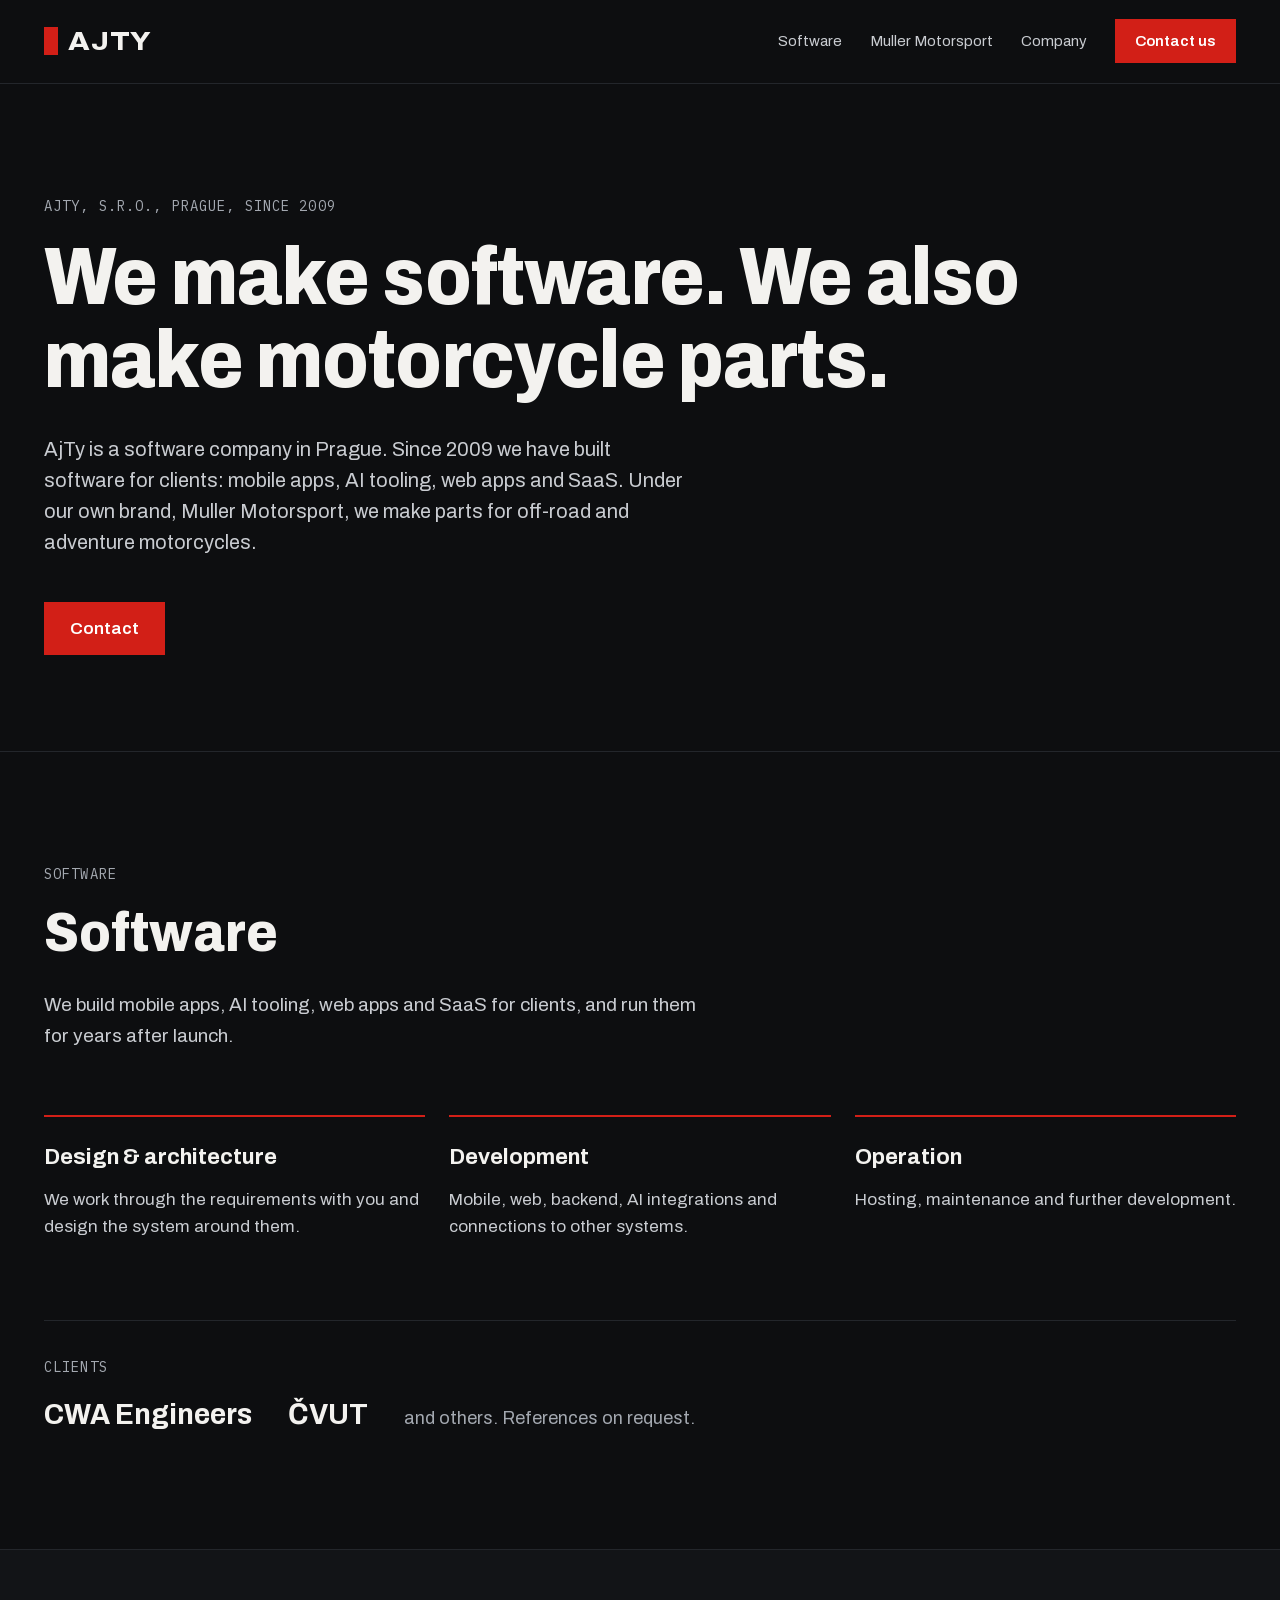
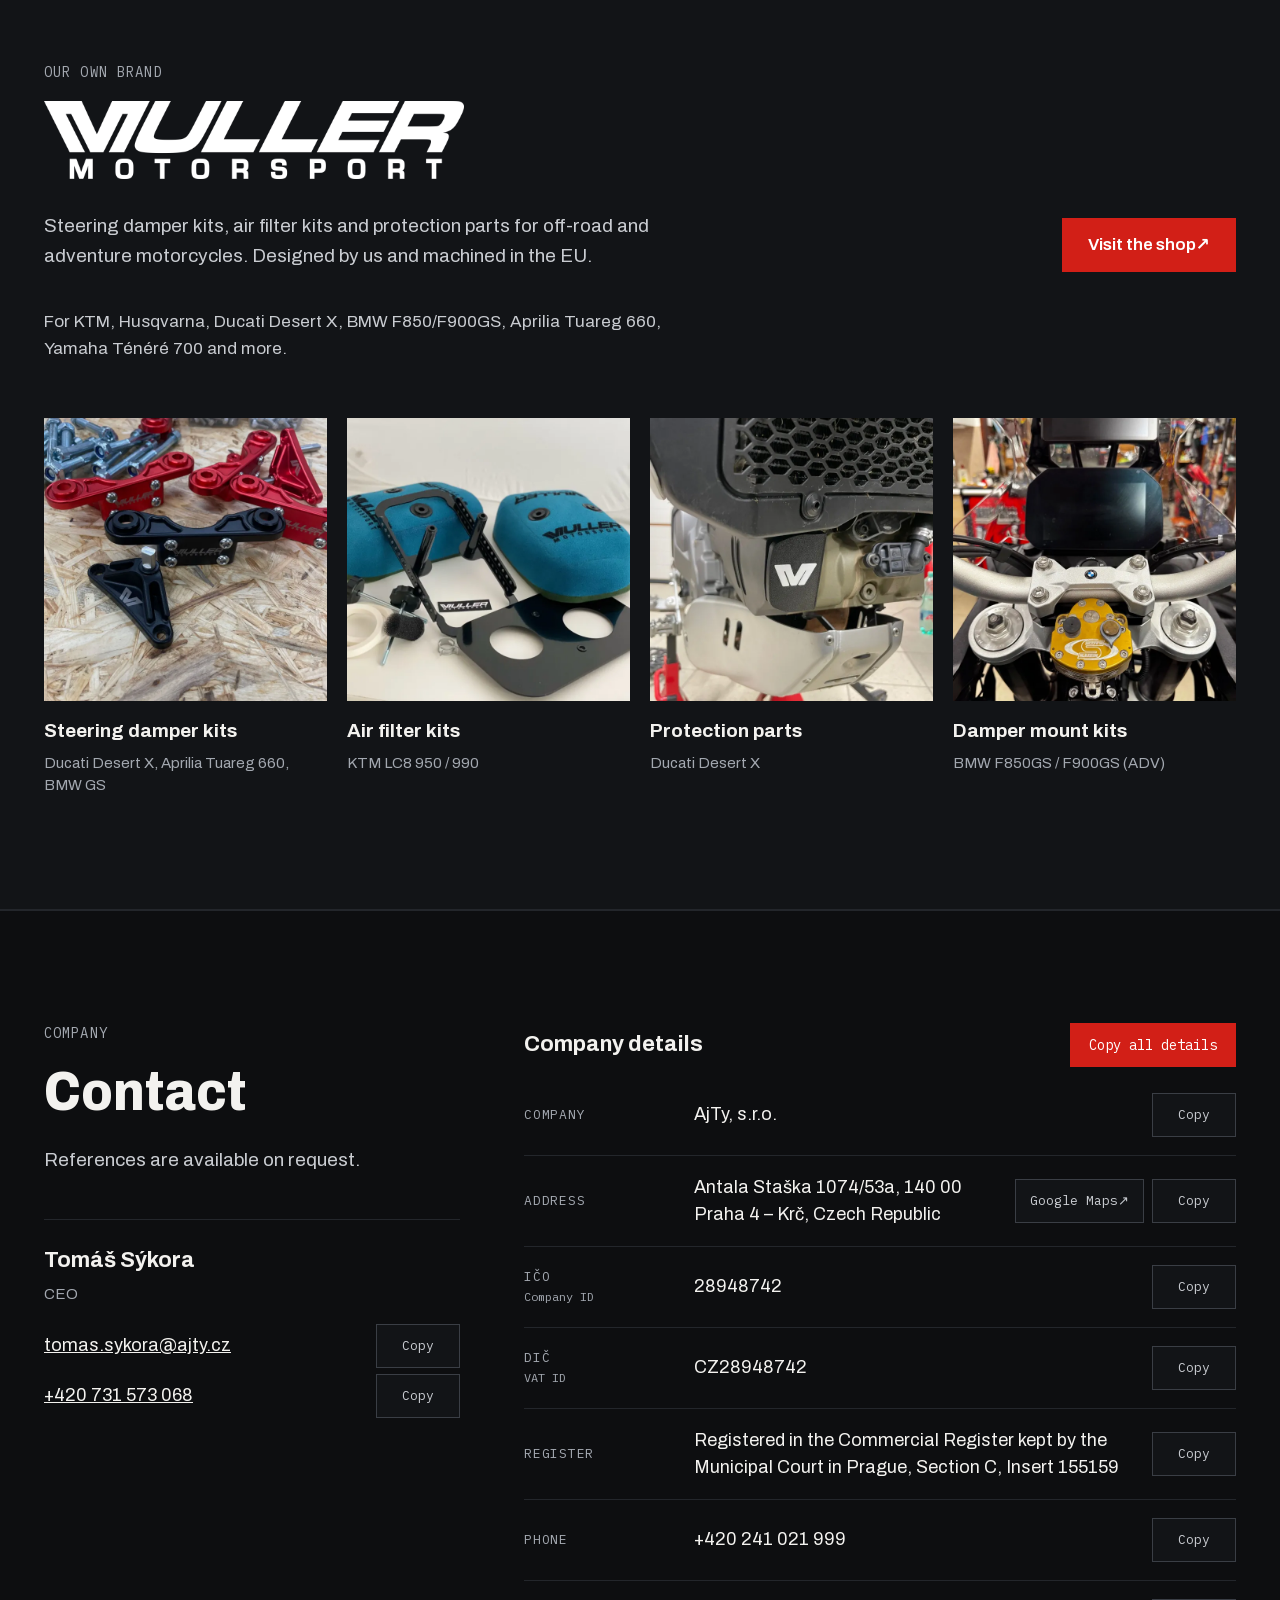
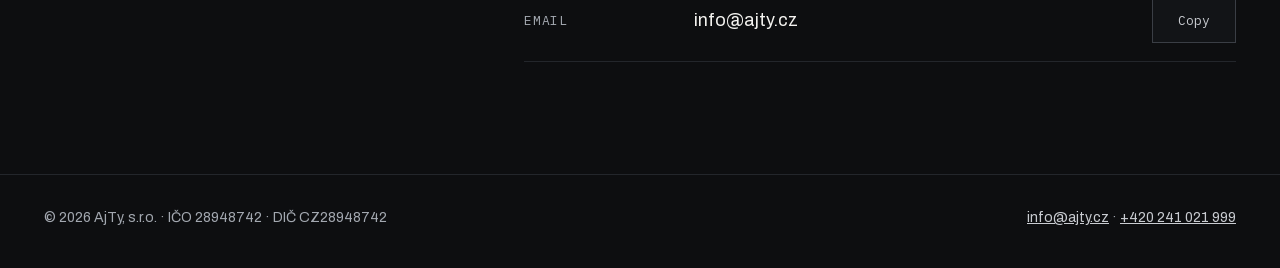
<file: public/index.html>
<!doctype html>
<html lang="en">
<head>
<meta charset="utf-8">
<meta name="viewport" content="width=device-width, initial-scale=1">
<title>AjTy | Software and Muller Motorsport</title>
<meta name="description" content="AjTy, s.r.o. is a Prague software company. We make software for clients, from mobile apps and AI tooling to web apps and SaaS, and Muller Motorsport parts for off-road and adventure motorcycles.">
<link rel="icon" href="favicon.svg" type="image/svg+xml">
<meta name="theme-color" content="#0D0E10">
<meta property="og:type" content="website">
<meta property="og:url" content="https://ajty.cz/">
<meta property="og:title" content="AjTy | Software and Muller Motorsport">
<meta property="og:description" content="Prague software company. We make software for clients, from mobile apps and AI tooling to web apps and SaaS, and Muller Motorsport parts for off-road and adventure motorcycles.">
<meta property="og:image" content="https://ajty.cz/img/og-image.jpg">
<link rel="canonical" href="https://ajty.cz/">
<link rel="preload" href="fonts/archivo-latin.woff2" as="font" type="font/woff2" crossorigin>
<link rel="stylesheet" href="css/style.css">
<script type="module" src="js/main.js"></script>
</head>
<body>
<a class="skip" href="#main">Skip to content</a>

<header class="site-header">
  <div class="wrap header-row">
    <a class="wordmark" href="#top" aria-label="AjTy home"><span class="wordmark-bar" aria-hidden="true"></span>AJTY</a>
    <nav class="nav" aria-label="Main">
      <a href="#software">Software</a>
      <a href="#muller-motorsport">Muller Motorsport</a>
      <a href="#company">Company</a>
      <a class="btn btn-red" href="#company">Contact us</a>
    </nav>
  </div>
</header>

<main id="main">
  <span id="top"></span>
  <section class="wrap hero" aria-labelledby="hero-title">
    <p class="eyebrow">AjTy, s.r.o., Prague, since 2009</p>
    <h1 id="hero-title" class="h1">We make software. We also make motorcycle parts.</h1>
    <p class="lead">AjTy is a software company in Prague. Since 2009 we have built software for clients: mobile apps, AI tooling, web apps and SaaS. Under our own brand, Muller Motorsport, we make parts for off-road and adventure motorcycles.</p>
    <div class="hero-actions">
      <a class="btn btn-red" href="#company">Contact</a>
    </div>
  </section>


  <section id="software" class="section" aria-labelledby="software-title">
    <div class="wrap">
      <p class="eyebrow">Software</p>
      <h2 id="software-title" class="h2">Software</h2>
      <p class="lead">We build mobile apps, AI tooling, web apps and SaaS for clients, and run them for years after launch.</p>
      <div class="capabilities">
        <div class="capability">
          <h3 class="h3">Design &amp; architecture</h3>
          <p>We work through the requirements with you and design the system around them.</p>
        </div>
        <div class="capability">
          <h3 class="h3">Development</h3>
          <p>Mobile, web, backend, AI integrations and connections to other systems.</p>
        </div>
        <div class="capability">
          <h3 class="h3">Operation</h3>
          <p>Hosting, maintenance and further development.</p>
        </div>
      </div>
      <div class="trusted">
        <div>
          <p class="eyebrow">Clients</p>
          <ul class="clients">
            <li class="client">CWA Engineers</li>
            <li class="client">ČVUT</li>
            <li class="clients-more">and others. References on request.</li>
          </ul>
        </div>
      </div>
    </div>
  </section>

  <section id="muller-motorsport" class="section mm" aria-labelledby="mm-title">
    <div class="wrap">
      <div class="mm-head">
        <div class="mm-intro">
          <p class="eyebrow">Our own brand</p>
          <h2 id="mm-title" class="visually-hidden">Muller Motorsport</h2>
          <img class="mm-logo" src="img/muller-motorsport-logo.png" alt="Muller Motorsport" width="1200" height="222">
          <p class="lead">Steering damper kits, air filter kits and protection parts for off-road and adventure motorcycles. Designed by us and machined in the EU.</p>
        </div>
        <a class="btn btn-red" href="https://mullermotorsport.com" target="_blank" rel="noopener">Visit the shop <span aria-hidden="true">↗</span><span class="visually-hidden"> (opens in a new tab)</span></a>
      </div>

      <p class="fits">For KTM, Husqvarna, Ducati Desert X, BMW F850/F900GS, Aprilia Tuareg 660, Yamaha Ténéré 700 and more.</p>

      <ul class="products">
        <li>
          <a class="product" href="https://mullermotorsport.com" target="_blank" rel="noopener">
            <span class="product-img"><img src="img/mm/steering-damper-kit.webp" alt="Black and red Muller Motorsport steering damper brackets on a workbench" width="720" height="720" loading="lazy" decoding="async"></span>
            <span class="product-body"><span class="product-name">Steering damper kits</span><span class="product-fits">Ducati Desert X, Aprilia Tuareg 660, BMW GS</span></span>
          </a>
        </li>
        <li>
          <a class="product" href="https://mullermotorsport.com" target="_blank" rel="noopener">
            <span class="product-img"><img src="img/mm/air-filter-kit.webp" alt="KTM 990 foam air filter racing kit" width="720" height="720" loading="lazy" decoding="async"></span>
            <span class="product-body"><span class="product-name">Air filter kits</span><span class="product-fits">KTM LC8 950 / 990</span></span>
          </a>
        </li>
        <li>
          <a class="product" href="https://mullermotorsport.com" target="_blank" rel="noopener">
            <span class="product-img"><img src="img/mm/cam-belt-mud-protector.webp" alt="Ducati Desert X cam belt mud protector" width="720" height="720" loading="lazy" decoding="async"></span>
            <span class="product-body"><span class="product-name">Protection parts</span><span class="product-fits">Ducati Desert X</span></span>
          </a>
        </li>
        <li>
          <a class="product" href="https://mullermotorsport.com" target="_blank" rel="noopener">
            <span class="product-img"><img src="img/mm/damper-mount-kit.webp" alt="BMW F850GS / F900GS steering damper mount kit" width="720" height="720" loading="lazy" decoding="async"></span>
            <span class="product-body"><span class="product-name">Damper mount kits</span><span class="product-fits">BMW F850GS / F900GS (ADV)</span></span>
          </a>
        </li>
      </ul>
    </div>
  </section>

  <section id="company" class="section" aria-labelledby="company-title">
    <div class="wrap company">
      <div class="company-intro">
        <p class="eyebrow">Company</p>
        <h2 id="company-title" class="h2">Contact</h2>
        <p class="lead">References are available on request.</p>
        <div class="contact-card">
          <span class="contact-name">Tomáš Sýkora</span>
          <span class="contact-role">CEO</span>
          <span class="contact-line"><a href="mailto:tomas.sykora@ajty.cz"><span data-copy="tomas.sykora@ajty.cz">tomas.sykora@ajty.cz</span></a><button class="copy-btn" type="button" hidden aria-label="Copy CEO email">Copy</button></span>
          <span class="contact-line"><a href="tel:+420731573068"><span data-copy="+420 731 573 068">+420 731 573 068</span></a><button class="copy-btn" type="button" hidden aria-label="Copy CEO phone">Copy</button></span>
        </div>
      </div>

      <div class="company-details">
        <div class="details-head">
          <h3 class="h3">Company details</h3>
          <button class="copy-all" type="button" hidden>Copy all details</button>
        </div>
        <p class="copy-status visually-hidden" role="status" aria-live="polite"></p>
        <dl class="details">
          <div class="detail">
            <dt>Company</dt>
            <dd>
              <span data-copy="AjTy, s.r.o.">AjTy, s.r.o.</span>
              <span class="detail-actions"><button class="copy-btn" type="button" hidden aria-label="Copy company name">Copy</button></span></dd>
          </div>
          <div class="detail">
            <dt>Address</dt>
            <dd>
              <span data-copy="Antala Staška 1074/53a, 140 00 Praha 4 – Krč, Czech Republic">Antala Staška 1074/53a, 140 00 Praha 4 – Krč, Czech Republic</span>
              <span class="detail-actions">
              <a class="btn-small" href="https://www.google.com/maps/search/?api=1&amp;query=Antala+Sta%C5%A1ka+1074%2F53a%2C+140+00+Praha+4" target="_blank" rel="noopener">Google Maps <span aria-hidden="true">↗</span><span class="visually-hidden"> (opens in a new tab)</span></a>
              <button class="copy-btn" type="button" hidden aria-label="Copy address">Copy</button>
            </span></dd>
          </div>
          <div class="detail">
            <dt>IČO <span class="dt-hint">Company ID</span></dt>
            <dd>
              <span data-copy="28948742" data-copy-line="IČO: 28948742">28948742</span>
              <span class="detail-actions"><button class="copy-btn" type="button" hidden aria-label="Copy IČO">Copy</button></span></dd>
          </div>
          <div class="detail">
            <dt>DIČ <span class="dt-hint">VAT ID</span></dt>
            <dd>
              <span data-copy="CZ28948742" data-copy-line="DIČ: CZ28948742">CZ28948742</span>
              <span class="detail-actions"><button class="copy-btn" type="button" hidden aria-label="Copy DIČ">Copy</button></span></dd>
          </div>
          <div class="detail">
            <dt>Register</dt>
            <dd>
              <span data-copy="Registered in the Commercial Register kept by the Municipal Court in Prague, Section C, Insert 155159">Registered in the Commercial Register kept by the Municipal Court in Prague, Section C, Insert 155159</span>
              <span class="detail-actions"><button class="copy-btn" type="button" hidden aria-label="Copy register entry">Copy</button></span></dd>
          </div>
          <div class="detail">
            <dt>Phone</dt>
            <dd>
              <span data-copy="+420 241 021 999">+420 241 021 999</span>
              <span class="detail-actions"><button class="copy-btn" type="button" hidden aria-label="Copy phone number">Copy</button></span></dd>
          </div>
          <div class="detail">
            <dt>Email</dt>
            <dd>
              <span data-copy="info@ajty.cz">info@ajty.cz</span>
              <span class="detail-actions"><button class="copy-btn" type="button" hidden aria-label="Copy email">Copy</button></span></dd>
          </div>
        </dl>
      </div>
    </div>
  </section>
</main>

<footer class="site-footer">
  <div class="wrap footer-row">
    <span>© <span id="year"></span> AjTy, s.r.o. · IČO 28948742 · DIČ CZ28948742</span>
    <span><a href="mailto:info@ajty.cz">info@ajty.cz</a> · <a href="tel:+420241021999">+420 241 021 999</a></span>
  </div>
</footer>
</body>
</html>
</file>
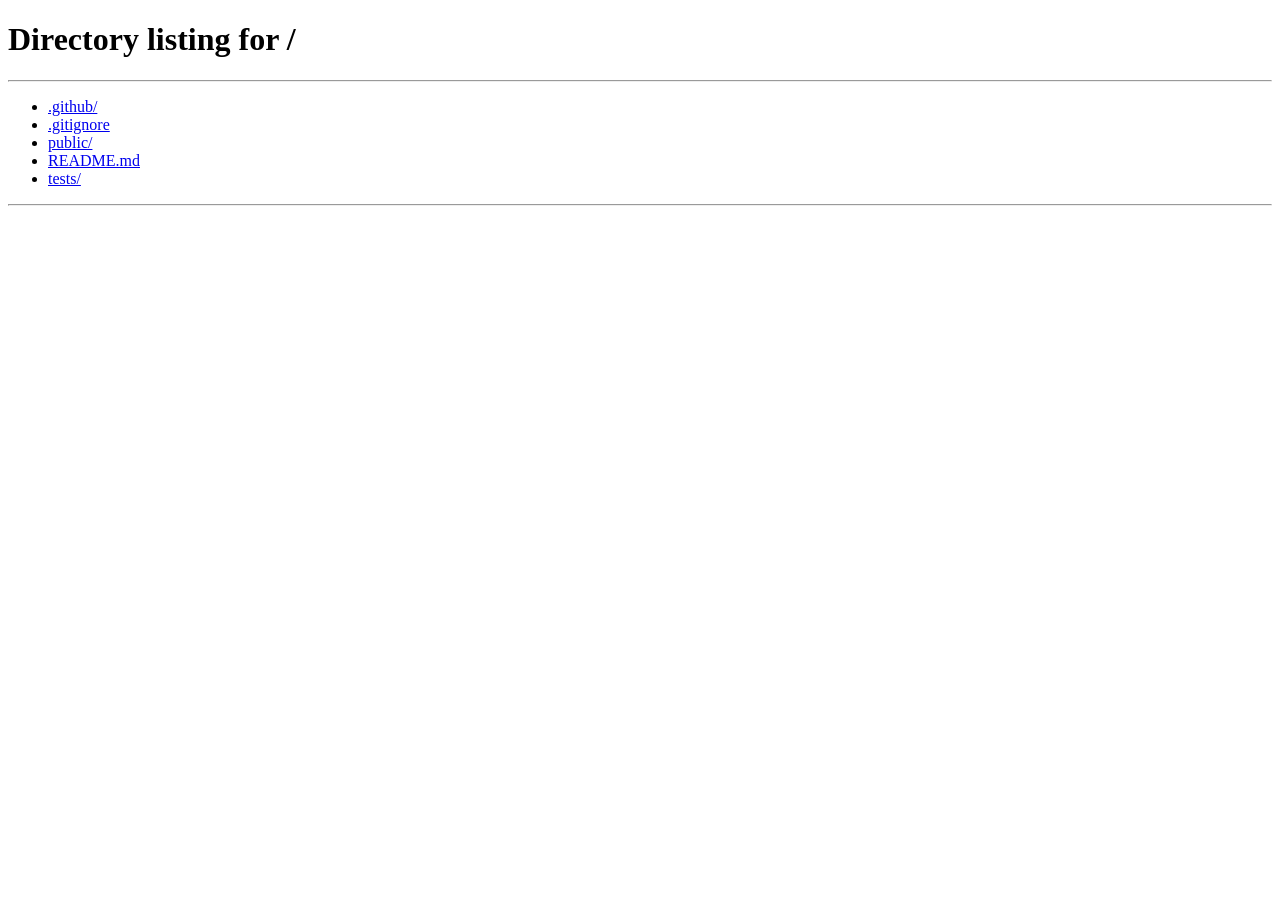
<file: public/index_cz.html>
<!doctype html>
<html lang="en">
<head>
<meta charset="utf-8">
<meta http-equiv="refresh" content="0; url=/">
<link rel="canonical" href="/">
<meta name="robots" content="noindex">
<title>AjTy, s.r.o.</title>
</head>
<body>
<p>This page has moved. <a href="/">Go to ajty.cz</a>.</p>
</body>
</html>
</file>
<file: public/css/style.css>
@font-face{font-family:"Archivo";font-style:normal;font-weight:400 800;font-stretch:62% 125%;font-display:swap;src:url(../fonts/archivo-latin-ext.woff2) format("woff2");unicode-range:U+0100-02BA,U+02BD-02C5,U+02C7-02CC,U+02CE-02D7,U+02DD-02FF,U+0304,U+0308,U+0329,U+1D00-1DBF,U+1E00-1E9F,U+1EF2-1EFF,U+2020,U+20A0-20AB,U+20AD-20C4,U+2113,U+2C60-2C7F,U+A720-A7FF}
@font-face{font-family:"Archivo";font-style:normal;font-weight:400 800;font-stretch:62% 125%;font-display:swap;src:url(../fonts/archivo-latin.woff2) format("woff2");unicode-range:U+0000-00FF,U+0131,U+0152-0153,U+02BB-02BC,U+02C6,U+02DA,U+02DC,U+0304,U+0308,U+0329,U+2000-206F,U+20AC,U+2122,U+2191,U+2193,U+2212,U+2215,U+FEFF,U+FFFD}
@font-face{font-family:"IBM Plex Mono";font-style:normal;font-weight:400;font-display:swap;src:url(../fonts/plexmono-400-latin-ext.woff2) format("woff2");unicode-range:U+0100-02BA,U+02BD-02C5,U+02C7-02CC,U+02CE-02D7,U+02DD-02FF,U+0304,U+0308,U+0329,U+1D00-1DBF,U+1E00-1E9F,U+1EF2-1EFF,U+2020,U+20A0-20AB,U+20AD-20C4,U+2113,U+2C60-2C7F,U+A720-A7FF}
@font-face{font-family:"IBM Plex Mono";font-style:normal;font-weight:400;font-display:swap;src:url(../fonts/plexmono-400-latin.woff2) format("woff2");unicode-range:U+0000-00FF,U+0131,U+0152-0153,U+02BB-02BC,U+02C6,U+02DA,U+02DC,U+0304,U+0308,U+0329,U+2000-206F,U+20AC,U+2122,U+2191,U+2193,U+2212,U+2215,U+FEFF,U+FFFD}
@font-face{font-family:"IBM Plex Mono";font-style:normal;font-weight:500;font-display:swap;src:url(../fonts/plexmono-500-latin-ext.woff2) format("woff2");unicode-range:U+0100-02BA,U+02BD-02C5,U+02C7-02CC,U+02CE-02D7,U+02DD-02FF,U+0304,U+0308,U+0329,U+1D00-1DBF,U+1E00-1E9F,U+1EF2-1EFF,U+2020,U+20A0-20AB,U+20AD-20C4,U+2113,U+2C60-2C7F,U+A720-A7FF}
@font-face{font-family:"IBM Plex Mono";font-style:normal;font-weight:500;font-display:swap;src:url(../fonts/plexmono-500-latin.woff2) format("woff2");unicode-range:U+0000-00FF,U+0131,U+0152-0153,U+02BB-02BC,U+02C6,U+02DA,U+02DC,U+0304,U+0308,U+0329,U+2000-206F,U+20AC,U+2122,U+2191,U+2193,U+2212,U+2215,U+FEFF,U+FFFD}

:root{
  --bg:#0D0E10;--panel:#121417;--line:#23262B;--control:#3A3E45;
  --text:#F3F2EF;--text-2:#C9CCD1;--muted:#A3A8B0;
  --accent:#D21F17;--accent-hover:#B81A12;--link-hover:#FF5A4F;
  --ok-line:#3FB36B;--ok-text:#7BE0A2;--ok-fill:#1E7A45;
  --sans:"Archivo",system-ui,sans-serif;--mono:"IBM Plex Mono",ui-monospace,monospace;
  --wrap:1240px;--gutter:24px;--section:112px;
}
*,*::before,*::after{box-sizing:border-box}
html{scroll-behavior:smooth;-webkit-text-size-adjust:100%}
body{margin:0;background:var(--bg);color:var(--text);font-family:var(--sans);line-height:1.5}
a{color:var(--text)}
a:hover{color:var(--link-hover)}
img{max-width:100%;height:auto;display:block}
:focus-visible{outline:2px solid var(--link-hover);outline-offset:3px}
.visually-hidden{position:absolute;width:1px;height:1px;margin:-1px;padding:0;border:0;overflow:hidden;clip:rect(0 0 0 0);white-space:nowrap}
.skip{position:absolute;left:-9999px;top:0;background:var(--accent);color:#fff;padding:12px 16px;z-index:10}
.skip:focus{left:16px;top:16px}

.wrap{max-width:var(--wrap);margin:0 auto;padding-inline:var(--gutter)}
.section{padding-block:var(--section);border-top:1px solid var(--line)}

/* type */
.eyebrow{margin:0 0 18px;font-family:var(--mono);font-size:14px;letter-spacing:.08em;text-transform:uppercase;color:var(--muted)}
.h1{margin:0;max-width:1040px;font-size:clamp(42px,6.4vw,88px);line-height:1.02;font-weight:800;font-stretch:88%;letter-spacing:-.01em}
.h2{margin:0;max-width:820px;font-size:clamp(34px,4.4vw,60px);line-height:1.05;font-weight:800;font-stretch:88%}
.h3{margin:0;font-size:22px;font-weight:700}
.lead{margin:28px 0 0;max-width:680px;font-size:19px;line-height:1.6;color:var(--text-2)}

/* buttons */
.btn{display:inline-flex;align-items:center;justify-content:center;min-height:44px;padding:14px 26px;font-weight:600;font-size:17px;text-decoration:none}
.btn-red{background:var(--accent);color:#fff}
.btn-red:hover{background:var(--accent-hover);color:#fff}
.btn-small,.copy-btn{display:inline-flex;align-items:center;justify-content:center;min-height:44px;min-width:84px;padding:0 14px;font-family:var(--mono);font-size:13px;border:1px solid var(--control);background:var(--panel);color:var(--text-2);text-decoration:none;cursor:pointer}
.btn-small:hover,.copy-btn:hover{border-color:var(--text);color:var(--text)}
.copy-btn.is-copied{border-color:var(--ok-line);color:var(--ok-text)}
.copy-all{min-height:44px;padding:0 18px;font-family:var(--mono);font-size:14px;color:#fff;background:var(--accent);border:1px solid var(--accent);cursor:pointer}
.copy-all:hover{background:var(--accent-hover)}
.copy-all.is-copied{background:var(--ok-fill);border-color:var(--ok-fill)}
[hidden]{display:none !important}

/* header */
.site-header{border-bottom:1px solid var(--line)}
.header-row{display:flex;flex-wrap:wrap;align-items:center;justify-content:space-between;gap:16px;padding-block:18px}
.wordmark{display:flex;align-items:center;gap:10px;color:var(--text);text-decoration:none;font-size:26px;font-weight:800;font-stretch:112%;letter-spacing:.04em}
.wordmark-bar{width:14px;height:28px;background:var(--accent)}
.nav{display:flex;flex-wrap:wrap;align-items:center;gap:8px 28px;font-size:15px}
.nav a:not(.btn){color:var(--text-2);text-decoration:none;padding-block:12px}
.nav a:not(.btn):hover{color:var(--text)}
.nav .btn{font-size:15px;padding:10px 20px}

/* hero */
.hero{padding-block:112px 96px}
.hero .lead{max-width:640px;font-size:20px;line-height:1.55;margin-top:32px}
.hero-actions{display:flex;flex-wrap:wrap;gap:14px;margin-top:44px}

/* software */
.capabilities{display:grid;grid-template-columns:repeat(auto-fit,minmax(min(260px,100%),1fr));gap:24px;margin-top:64px}
.capability{border-top:2px solid var(--accent);padding-top:24px}
.capability p{margin:12px 0 0;font-size:17px;line-height:1.6;color:var(--text-2)}
.trusted{margin-top:80px;padding-top:36px;border-top:1px solid var(--line)}
.trusted .eyebrow{margin-bottom:14px}
.clients{display:flex;flex-wrap:wrap;align-items:baseline;gap:12px 36px;margin:0;padding:0;list-style:none}
.client{font-size:30px;font-weight:700;font-stretch:92%}
.clients-more{font-size:18px;color:var(--muted)}

/* muller motorsport */
.mm{background:var(--panel);border-bottom:1px solid var(--line)}
.mm-head{display:flex;flex-wrap:wrap;justify-content:space-between;align-items:flex-end;gap:40px}
.mm-intro{flex:1 1 520px;min-width:0}
.mm-logo{width:100%;max-width:420px;filter:invert(1)}
.mm .lead{max-width:620px;margin-top:32px}
.fits{margin:36px 0 0;max-width:620px;font-size:17px;line-height:1.6;color:var(--text-2)}
.products{display:grid;grid-template-columns:repeat(auto-fit,minmax(min(240px,100%),1fr));gap:20px;margin:56px 0 0;padding:0;list-style:none}
.product{display:flex;flex-direction:column;height:100%;color:var(--text);text-decoration:none}
.product:hover{color:var(--link-hover)}
.product-img{aspect-ratio:1/1;overflow:hidden;background:#1B1D21}
.product-img img{width:100%;height:100%;object-fit:cover}
.product-body{padding:16px 0 0;display:flex;flex-direction:column;gap:6px}
.product-name{font-size:19px;font-weight:700}
.product-fits{font-size:15px;color:var(--muted)}

/* company */
.company{display:flex;flex-wrap:wrap;gap:64px}
.company-intro{flex:1 1 340px;min-width:0}
.company-intro .lead{max-width:420px;margin-top:24px}
.contact-card{margin-top:44px;padding-top:24px;border-top:1px solid var(--line);display:flex;flex-direction:column;gap:6px;font-size:18px}
.contact-card a{overflow-wrap:anywhere;padding-block:4px}
.contact-line{display:flex;flex-wrap:wrap;align-items:center;justify-content:space-between;gap:8px 16px}
.contact-name{font-size:22px;font-weight:700}
.contact-role{font-size:15px;color:var(--muted);margin-bottom:12px}
.company-details{flex:2 1 560px;min-width:0}
.details-head{display:flex;flex-wrap:wrap;justify-content:space-between;align-items:center;gap:16px;margin-bottom:8px}
.details{margin:0}
.detail{display:flex;flex-wrap:wrap;align-items:center;gap:8px 20px;padding-block:18px;border-bottom:1px solid var(--line)}
.detail dt{flex:0 0 150px;font-family:var(--mono);font-size:13px;letter-spacing:.06em;text-transform:uppercase;color:var(--muted)}
.dt-hint{display:block;text-transform:none;letter-spacing:0;font-size:12px;margin-top:2px}
.detail dd{margin:0;flex:1 1 400px;min-width:0;display:flex;flex-wrap:wrap;align-items:center;justify-content:space-between;gap:8px 20px}
.detail dd > span[data-copy]{flex:1 1 240px;min-width:0;font-size:18px;line-height:1.5;overflow-wrap:anywhere}
.detail-actions{display:flex;gap:8px;align-items:center}

/* footer */
.site-footer{border-top:1px solid var(--line)}
.footer-row{display:flex;flex-wrap:wrap;justify-content:space-between;gap:12px 32px;padding-block:32px 40px;font-size:14px;color:var(--muted)}
.site-footer a{color:var(--text-2)}

@media (max-width:640px){
  :root{--section:80px}
  .hero{padding-block:72px 64px}
  .detail dt{flex-basis:100%}
}
@media (prefers-reduced-motion:reduce){
  html{scroll-behavior:auto}
}
</file>
